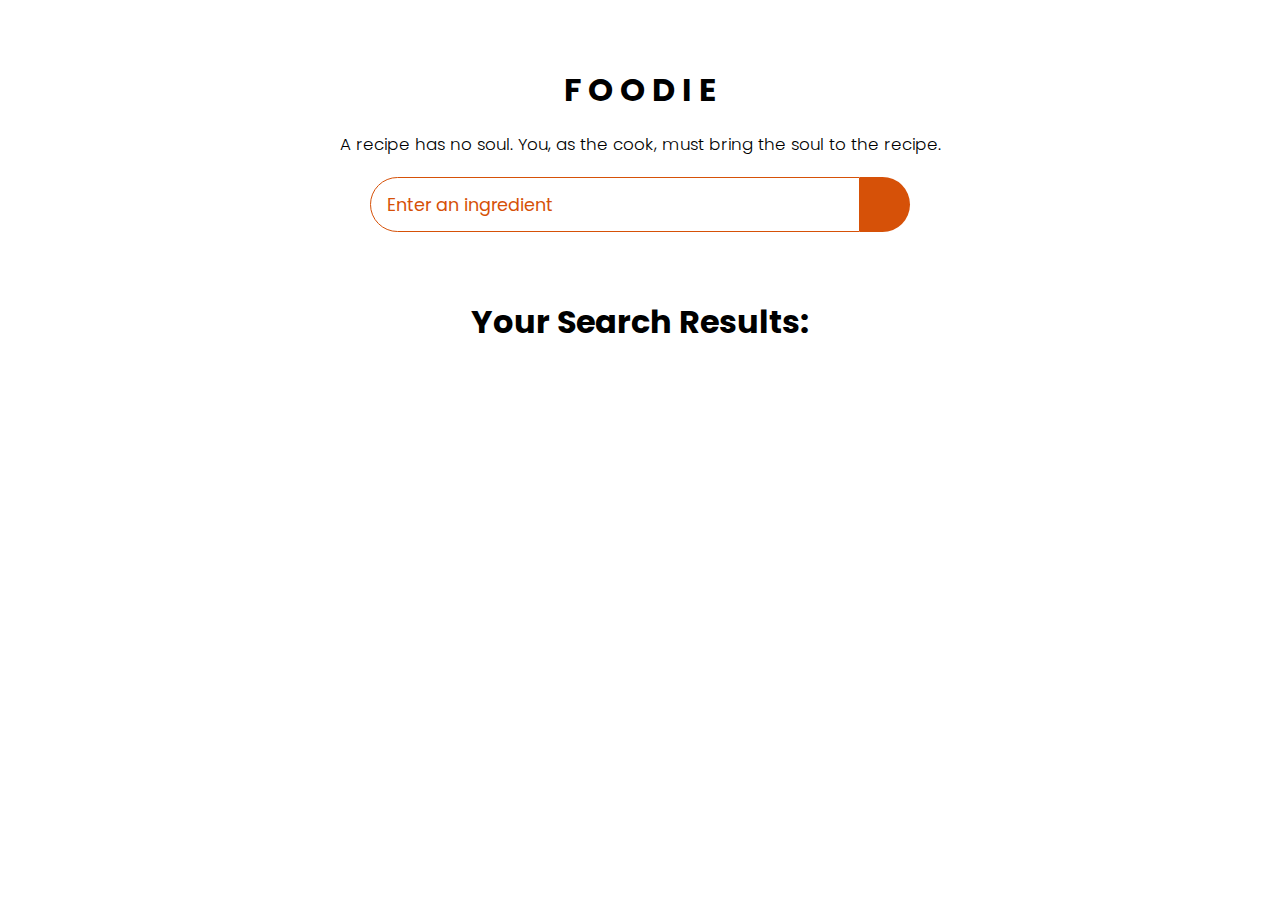
<file: index.html>
<!DOCTYPE html>
<html lang="en">
<head>
  <meta charset="UTF-8">
  <meta name="viewport" content="width=device-width, initial-scale=1.0">
  <title>FOODIE</title>
  <link rel="stylesheet" href="https://cdnjs.cloudflare.com/ajax/libs/font-awesome/5.15.1/css/all.min.css" integrity="sha512-+4zCK9k+qNFUR5X+cKL9EIR+ZOhtIloNl9GIKS57V1MyNsYpYcUrUeQc9vNfzsWfV28IaLL3i96P9sdNyeRssA==" crossorigin="anonymous" />
  <link rel = "stylesheet" href = "style.css">
</head>
<body>
  
  <div class = "container">
    <div class = "meal-wrapper">
      <div class = "meal-search">
        <h1 class = "title">F O O D I E</h1>
        <blockquote>A recipe has no soul. You, as the cook, must bring the soul to the recipe. <br>
                </blockquote>

        <div class = "meal-search-box">
          <input type = "text" class = "search-control" placeholder="Enter an ingredient" id = "search-input">
          <button type = "submit" class = "search-btn btn" id = "search-btn">
            <i class = "fas fa-search"></i>
          </button>
        </div>
      </div>

      <div class = "meal-result">
        <h2 class = "title">Your Search Results:</h2>
        <div id= "meal">
          <!-- meal item -->
          <!-- <div class = "meal-item">
            <div class = "meal-img">
              <img src = "food.jpg" alt = "food">
            </div>
            <div class = "meal-name">
              <h3>Potato Chips</h3>
              <a href = "#" class = "recipe-btn">Get Recipe</a>
            </div>
          </div> -->
          <!-- end of meal item -->
        </div>
      </div>


      <div class = "meal-details">
        <!-- recipe close btn -->
        <button type = "button" class = "btn recipe-close-btn" id = "recipe-close-btn">
          <i class = "fas fa-times"></i>
        </button>

        <!-- meal content -->
        <div class = "meal-details-content">
          <!-- <h2 class = "recipe-title">Meals Name Here</h2>
          <p class = "recipe-category">Category Name</p>
          <div class = "recipe-instruct">
            <h3>Instructions:</h3>
            <p>Lorem ipsum, dolor sit amet consectetur adipisicing elit. Quo blanditiis quis accusantium natus! Porro, reiciendis maiores molestiae distinctio veniam ratione ex provident ipsa, soluta suscipit quam eos velit autem iste!</p>
            <p>Lorem ipsum dolor sit amet consectetur adipisicing elit. Amet aliquam voluptatibus ad obcaecati magnam, esse numquam nisi ut adipisci in?</p>
          </div>
          <div class = "recipe-meal-img">
            <img src = "food.jpg" alt = "">
          </div>
          <div class = "recipe-link">
            <a href = "#" target = "_blank">Watch Video</a>
          </div> -->
        </div>
      </div>
    </div>
  </div>



  <script src = "script.js"></script>
</body>
</html>
</file>
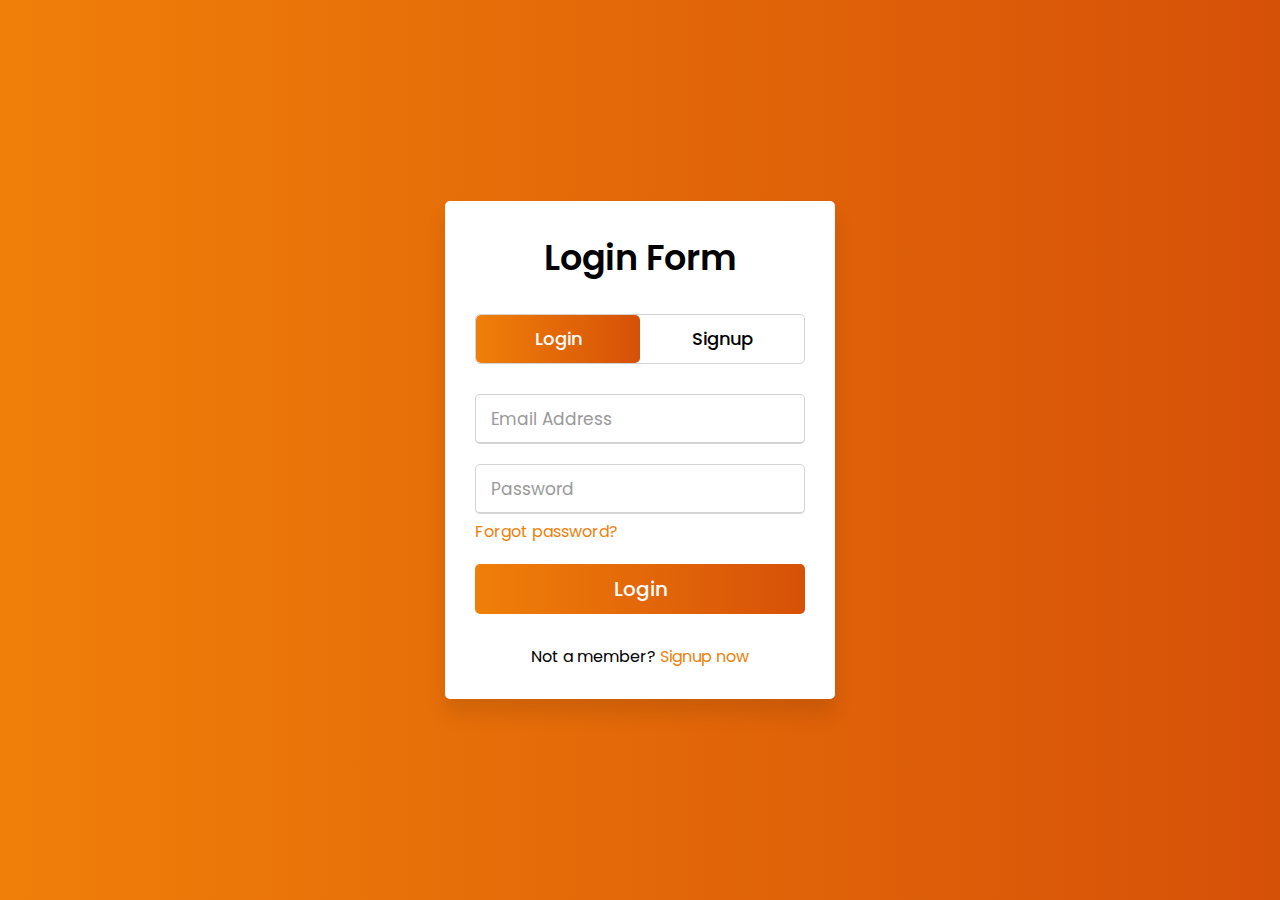
<file: login.html>
<!DOCTYPE html>
<html lang="en" dir="ltr">
  <head>
    <meta charset="utf-8">
    <title>Login & Signup Form</title>
    <link rel="stylesheet" href="style1.css">
    <meta name="viewport" content="width=device-width, initial-scale=1.0">
  </head>
  <body>
    <div class="wrapper">
      <div class="title-text">
        <div class="title login">Login Form</div>
        <div class="title signup">Signup Form</div>
      </div>
      <div class="form-container">
        <div class="slide-controls">
          <input type="radio" name="slide" id="login" checked>
          <input type="radio" name="slide" id="signup">
          <label for="login" class="slide login">Login</label>
          <label for="signup" class="slide signup">Signup</label>
          <div class="slider-tab"></div>
        </div>
        <div class="form-inner">
          <form action="your_login_page.html" class="login" onsubmit="return handleLogin()">
            <div class="field">
              <input id="emailInput" type="text" placeholder="Email Address" required>
            </div>
            <div class="field">
              <input id="passwordInput" type="password" placeholder="Password" required>
            </div>
            <div class="pass-link"><a href="#">Forgot password?</a></div>
            <div class="field btn">
              <div class="btn-layer"></div>
              <input type="submit" value="Login">
            </div>
            <div class="signup-link">Not a member? <a href="signup.html">Signup now</a></div>
          </form>
          
          <form action="#" class="signup">
            <div class="field">
              <input type="text" placeholder="Email Address" required>
            </div>
            <div class="field">
              <input type="password" placeholder="Password" required>
            </div>
            <div class="field">
              <input type="password" placeholder="Confirm password" required>
            </div>
            <div class="field btn">
              <div class="btn-layer"></div>
              <input type="submit" value="Signup">
            </div>
          </form>
        </div>
      </div>
    </div>

    <script>
      const loginText = document.querySelector(".title-text .login");
      const loginForm = document.querySelector("form.login");
      const loginBtn = document.querySelector("form.login .btn-layer");
      const signupBtn = document.querySelector("label.signup");
      const signupLink = document.querySelector("form .signup-link a");

      signupBtn.onclick = (()=>{
        loginForm.style.marginLeft = "-50%";
        loginText.style.marginLeft = "-50%";
      });

      loginBtn.onclick = (() => {
        handleLogin();
      });

      function handleLogin() {
        window.location.href = 'index.html'; 
        return false; // Prevent default form submission
      }

      signupLink.onclick = (() => {
        signupBtn.click();
        return false;
      });
    </script>
  </body>
</html>
</file>
<file: style.css>
@import url('https://fonts.googleapis.com/css2?family=Poppins:wght@200;300;400;500;600;700;800;900&display=swap');

.categories {
    margin-top: 50px;
  }
  
  .category-list {
    display: flex;
    flex-wrap: wrap;
    gap: 20px;
  }
  
  .category-item {
    background-color: #f0f0f0;
    padding: 10px 20px;
    border-radius: 5px;
  }
  
  .category-link {
    text-decoration: none;
    color: #333;
    font-weight: bold;
  }
  










*{
    padding: 0;
    margin: 0;
    box-sizing: border-box;
}
:root{
    --tenne-tawny: #d65108;
    --tenne-tawny-dark: #b54507;
}
body{
    font-weight: 300;
    font-size: 1.05rem;
    line-height: 1.6;
    font-family: 'Poppins', sans-serif;
}

/*  */
.btn{
    font-family: inherit;
    cursor: pointer;
    outline: 0;
    font-size: 1.05rem;
}
.text{
    opacity: 0.8;
}
.title{
    font-size: 2rem;
    margin-bottom: 1rem;
}

/*  */
.container{
    min-height: 100vh;
}
.meal-wrapper{
    max-width: 1280px;
    margin: 0 auto;
    padding: 2rem;
    background: #fff;
    text-align: center;
}
.meal-search{
    margin: 2rem 0;
}
.meal-search cite{
    font-size: 1rem;
}
.meal-search-box{
    margin: 1.2rem 0;
    display: flex;
    align-items: stretch;
}
.search-control,
.search-btn{
    width: 100%;
}
.search-control{
    padding: 0 1rem;
    font-size: 1.1rem;
    font-family: inherit;
    outline: 0;
    border: 1px solid var(--tenne-tawny);
    color: var(--tenne-tawny);
    border-top-left-radius: 2rem;
    border-bottom-left-radius: 2rem;
}
.search-control::placeholder{
    color: var(--tenne-tawny);
}
.search-btn{
    width: 55px;
    height: 55px;
    font-size: 1.8rem;
    background: var(--tenne-tawny);
    color: #fff;
    border: none;
    border-top-right-radius: 2rem;
    border-bottom-right-radius: 2rem;
    transition: all 0.4s linear;
    -webkit-transition: all 0.4s linear;
    -moz-transition: all 0.4s linear;
    -ms-transition: all 0.4s linear;
    -o-transition: all 0.4s linear;
}
.search-btn:hover{
    background: var(--tenne-tawny-dark);
}
.meal-result{
    margin-top: 4rem;
}
#meal{
    margin: 2.4rem 0;
}
.meal-item{
    border-radius: 1rem;
    -webkit-border-radius: 1rem;
    -moz-border-radius: 1rem;
    -ms-border-radius: 1rem;
    -o-border-radius: 1rem;
    overflow: hidden;
    box-shadow: 0 4px 21px -12px rgba(0, 0, 0, 0.79);
    margin: 2rem 0;
}
.meal-img img{
    width: 100%;
    display: block;
}
.meal-name{
    padding: 1.5rem 0.5rem;
}
.meal-name h3{
    font-size: 1.4rem;
}
.recipe-btn{
    text-decoration: none;
    color: #fff;
    background: var(--tenne-tawny);
    font-weight: 500;
    font-size: 1.1rem;
    padding: 0.75rem 0;
    display: block;
    width: 175px;
    margin: 1rem auto;
    border-radius: 2rem;
    -webkit-border-radius: 2rem;
    -moz-border-radius: 2rem;
    -ms-border-radius: 2rem;
    -o-border-radius: 2rem;
    transition: all 0.4s linear;
    -webkit-transition: all 0.4s linear;
    -moz-transition: all 0.4s linear;
    -ms-transition: all 0.4s linear;
    -o-transition: all 0.4s linear;
}
.recipe-btn:hover{
    background: var(--tenne-tawny-dark);
}

/* meal details */
.meal-details{
    position: fixed;
    top: 50%;
    left: 50%;
    transform: translate(-50%, -50%);
    -webkit-transform: translate(-50%, -50%);
    -moz-transform: translate(-50%, -50%);
    -ms-transform: translate(-50%, -50%);
    -o-transform: translate(-50%, -50%);
    color: #fff;
    background: var(--tenne-tawny);
    border-radius: 1rem;
    -webkit-border-radius: 1rem;
    -moz-border-radius: 1rem;
    -ms-border-radius: 1rem;
    -o-border-radius: 1rem;
    width: 90%;
    height: 90%;
    overflow-y: scroll;
    display: none;
    padding: 2rem 0;
}
.meal-details::-webkit-scrollbar{
    width: 10px;
}
.meal-details::-webkit-scrollbar-thumb{
    background: #f0f0f0;
    border-radius: 2rem;
    -webkit-border-radius: 2rem;
    -moz-border-radius: 2rem;
    -ms-border-radius: 2rem;
    -o-border-radius: 2rem;
}


/* js related */
.showRecipe{
    display: block;
}

.meal-details-content{
    margin: 2rem;
}
.meal-details-content p:not(.recipe-category){
    padding: 1rem 0;
}
.recipe-close-btn{
    position: absolute;
    right: 2rem;
    top: 2rem;
    font-size: 1.8rem;
    background: #fff;
    border: none;
    width: 35px;
    height: 35px;
    border-radius: 50%;
    -webkit-border-radius: 50%;
    -moz-border-radius: 50%;
    -ms-border-radius: 50%;
    -o-border-radius: 50%;
    display: flex;
    align-items: center;
    justify-content: center;
    opacity: 0.9;
}
.recipe-title{
    letter-spacing: 1px;
    padding-bottom: 1rem;
}
.recipe-category{
    background: #fff;
    font-weight: 600;
    color: var(--tenne-tawny);
    display: inline-block;
    padding: 0.2rem 0.5rem;
    border-radius: 0.3rem;
    -webkit-border-radius: 0.3rem;
    -moz-border-radius: 0.3rem;
    -ms-border-radius: 0.3rem;
    -o-border-radius: 0.3rem;
}
.recipe-category{
    background: #fff;
    font-weight: 600;
    color: var(--tenne-tawny);
    display: inline-block;
    padding: 0.2rem 0.5rem;
    border-radius: 0.3rem;
    -webkit-border-radius: 0.3rem;
    -moz-border-radius: 0.3rem;
    -ms-border-radius: 0.3rem;
    -o-border-radius: 0.3rem;
}
.recipe-instruct{
    padding: 1rem 0;
}
.recipe-meal-img img{
    width: 100px;
    height: 100px;
    border-radius: 50%;
    -webkit-border-radius: 50%;
    -moz-border-radius: 50%;
    -ms-border-radius: 50%;
    -o-border-radius: 50%;
    margin: 0 auto;
    display: block;
}
.recipe-link{
    margin: 1.4rem 0;
}
.recipe-link a{
    color: #fff;
    font-size: 1.2rem;
    font-weight: 700;
    transition: all 0.4s linear;
    -webkit-transition: all 0.4s linear;
    -moz-transition: all 0.4s linear;
    -ms-transition: all 0.4s linear;
    -o-transition: all 0.4s linear;
}
.recipe-link a:hover{
    opacity: 0.8;
}


/*  */
.notFound{
    grid-template-columns: 1fr!important;
    color: var(--tenne-tawny);
    font-size: 1.8rem;
    font-weight: 600;
    width: 100%;
}






/* Media Queries */
@media screen and (min-width: 600px){
    .meal-search-box{
        width: 540px;
        margin-left: auto;
        margin-right: auto;
    }
}

@media screen and (min-width: 768px){
    #meal{
        display: grid;
        grid-template-columns: repeat(2, 1fr);
        gap: 2rem;
    }
    .meal-item{
        margin: 0;
    }
    .meal-details{
        width: 700px;
    }
}

@media screen and (min-width: 992px){
    #meal{
        grid-template-columns: repeat(3, 1fr);
    }
}
</file>
<file: style1.css>
@import url('https://fonts.googleapis.com/css?family=Poppins:400,500,600,700&display=swap');
*{
  margin: 0;
  padding: 0;
  box-sizing: border-box;
  font-family: 'Poppins', sans-serif;
}
html,body{
  display: grid;
  height: 100%;
  width: 100%;
  place-items: center;
  background: -webkit-linear-gradient(left, rgb(240, 127, 9),rgb(214, 81, 8) );
}
::selection{
  background: #007bff;
  color: #fff;
}
.wrapper{
  overflow: hidden;
  max-width: 390px;
  background: #fff;
  padding: 30px;
  border-radius: 5px;
  box-shadow: 0px 15px 20px rgba(0,0,0,0.1);
}
.wrapper .title-text{
  display: flex;
  width: 200%;
}
.wrapper .title{
  width: 50%;
  font-size: 35px;
  font-weight: 600;
  text-align: center;
  transition: all 0.6s cubic-bezier(0.68,-0.55,0.265,1.55);
}
.wrapper .slide-controls{
  position: relative;
  display: flex;
  height: 50px;
  width: 100%;
  overflow: hidden;
  margin: 30px 0 10px 0;
  justify-content: space-between;
  border: 1px solid lightgrey;
  border-radius: 5px;
}
.slide-controls .slide{
  height: 100%;
  width: 100%;
  color: #fff;
  font-size: 18px;
  font-weight: 500;
  text-align: center;
  line-height: 48px;
  cursor: pointer;
  z-index: 1;
  transition: all 0.6s ease;
}
.slide-controls label.signup{
  color: #000;
}
.slide-controls .slider-tab{
  position: absolute;
  height: 100%;
  width: 50%;
  left: 0;
  z-index: 0;
  border-radius: 5px;
  background: -webkit-linear-gradient(left, rgb(240, 127, 9),rgb(214, 81, 8));
  transition: all 0.6s cubic-bezier(0.68,-0.55,0.265,1.55);
}
input[type="radio"]{
  display: none;
}
#signup:checked ~ .slider-tab{
  left: 50%;
}
#signup:checked ~ label.signup{
  color: #fff;
  cursor: default;
  user-select: none;
}
#signup:checked ~ label.login{
  color: #000;
}
#login:checked ~ label.signup{
  color: #000;
}
#login:checked ~ label.login{
  cursor: default;
  user-select: none;
}
.wrapper .form-container{
  width: 100%;
  overflow: hidden;
}
.form-container .form-inner{
  display: flex;
  width: 200%;
}
.form-container .form-inner form{
  width: 50%;
  transition: all 0.6s cubic-bezier(0.68,-0.55,0.265,1.55);
}
.form-inner form .field{
  height: 50px;
  width: 100%;
  margin-top: 20px;
}
.form-inner form .field input{
  height: 100%;
  width: 100%;
  outline: none;
  padding-left: 15px;
  border-radius: 5px;
  border: 1px solid lightgrey;
  border-bottom-width: 2px;
  font-size: 17px;
  transition: all 0.3s ease;
}
.form-inner form .field input:focus{
  border-color:rgb(240, 127, 9);
  /* box-shadow: inset 0 0 3px #fb6aae; */
}
.form-inner form .field input::placeholder{
  color: #999;
  transition: all 0.3s ease;
}
form .field input:focus::placeholder{
  color: #b3b3b3;
}
.form-inner form .pass-link{
  margin-top: 5px;
}
.form-inner form .signup-link{
  text-align: center;
  margin-top: 30px;
}
.form-inner form .pass-link a,
.form-inner form .signup-link a{
  color: rgb(240, 127, 9);
  text-decoration: none;
}
.form-inner form .pass-link a:hover,
.form-inner form .signup-link a:hover{
  text-decoration: underline;
}
form .btn{
  height: 50px;
  width: 100%;
  border-radius: 5px;
  position: relative;
  overflow: hidden;
}
form .btn .btn-layer{
  height: 100%;
  width: 300%;
  position: absolute;
  left: -100%;
  background: -webkit-linear-gradient(right,rgb(240, 127, 9),rgb(214, 81, 8), rgb(240, 127, 9),rgb(214, 81, 8));
  border-radius: 5px;
  transition: all 0.4s ease;;
}
form .btn:hover .btn-layer{
  left: 0;
}
form .btn input[type="submit"]{
  height: 100%;
  width: 100%;
  z-index: 1;
  position: relative;
  background: none;
  border: none;
  color: #fff;
  padding-left: 0;
  border-radius: 5px;
  font-size: 20px;
  font-weight: 500;
  cursor: pointer;
}
</file>
